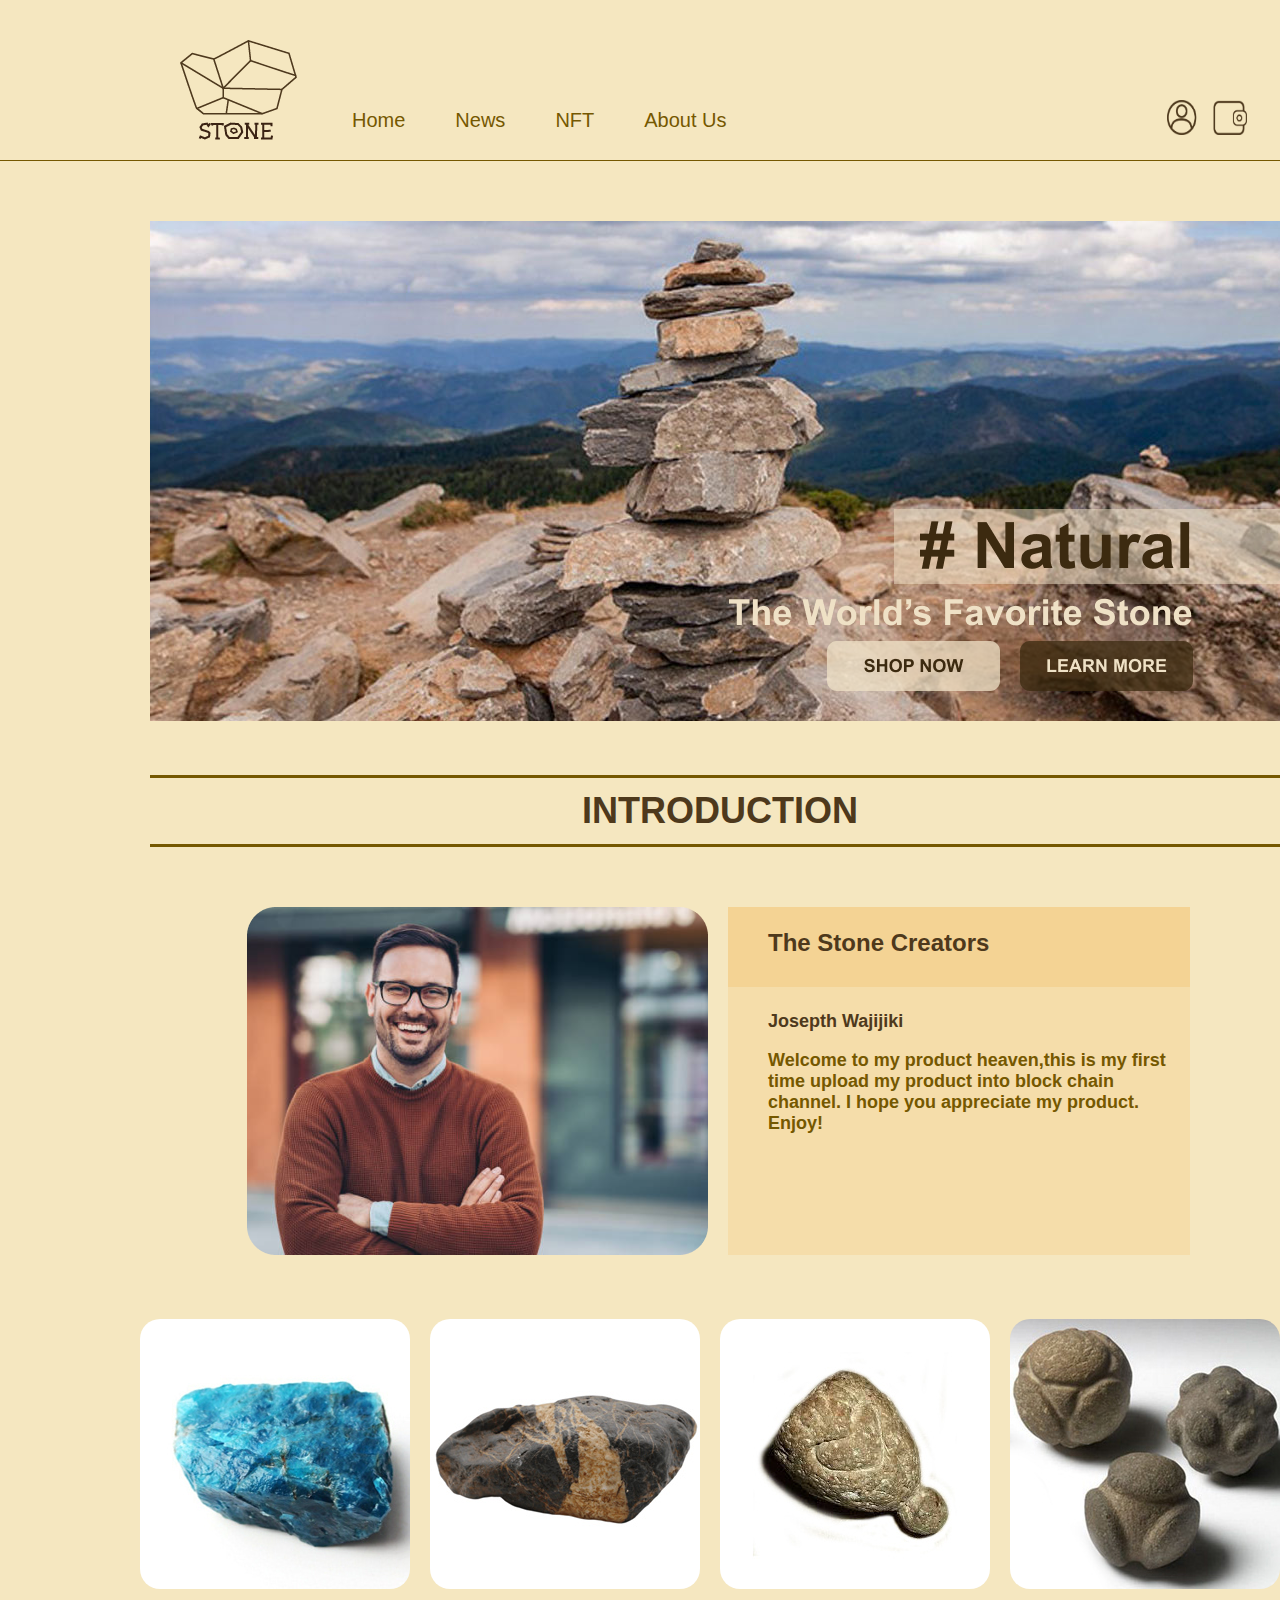
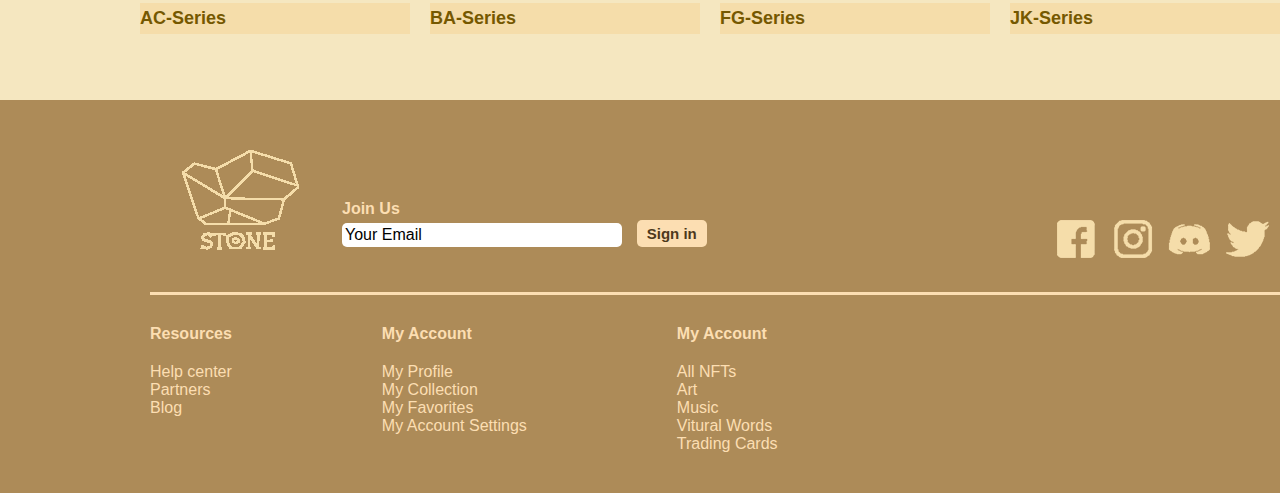
<file: qizhong--main/index.html>
<!DOCTYPE html>
<html lang="en">
<head>
    <meta charset="UTF-8">
    <meta http-equiv="X-UA-Compatible" content="IE=edge">
    <meta name="viewport" content="width=device-width, initial-scale=1.0">
    <link rel="stylesheet" href="style.css">
    <title>main page</title>
</head>
<body>
    <div class="container">
    <header class="header">
        <div class="logo">
            <img src="img/Layer 10 (3).png" alt="">
        </div>
        <div>
            <nav>
                <ul class="column">
                    <li class="font"><a class="border" href="index.html">Home</a></li>
                    <li class="font"><a class="border" href="News_page.html">News</a></li>
                    <li class="font"><a class="border" href="Store_Page 2.html">NFT</a>
                    <ul>
                        <li><a href="Store_Page.html">AC-Series</a></li>
                        <li><a href="Store_Page 2.html">BA-Series</a></li>
                        <li><a href="Store_Page 3.html">FG-Series</a></li>
                        <li><a href="Store_Page 4.html">JK-Series</a></li>
                    </ul>
                    </li>
                    <li class="font"><a class="border" href="#">About Us</a></li>
                </ul>
            </nav>
            
        </div>
        <div class="wallet"><img class="wl" src="img/Layer 1.png" alt=""></div>
        <div>
            
        </div>
        <div></div>
        


    </header>
    <div class="line"></div>
    <div class="background">
        <img src="img/fengmian.png" alt="">
    </div>
    <article> 
        <div class="box">
            INTRODUCTION
        </div>
        <div class="bigbox">
        <div class="image1"><img src="img/Homepage.png" alt=""></div>
        <div class="box1">
            <div class="box2"><h1 class="h1">The Stone Creators</h1></div>
            <div class="box3">
                <div class="h22">
            <div class="h2">Josepth Wajijiki</div>
            <p class="p">Welcome to my product heaven,this is my first time upload my product into block chain channel. I hope you appreciate my product. Enjoy!</p>
        </div>
        </div>
        </div>
        </div>
    </article>
    <aside>
    <ul class="store">
    <li class="stock"><img class="stone" src="img/stone2.jpg" alt=""> <div class="amazing"><a href="Store_Page.html">AC-Series</a></div></li>
    <li class="stock"><img class="stone" src="img/stone4.jpg" alt=""><div class="amazing"><a href="Store_Page 2.html">BA-Series</a></div></li>  
    <li class="stock"><img class="stone" src="img/stone5.jpg" alt=""><div class="amazing"><a href="Store_Page 3.html">FG-Series</a></div></li>
    <li class="stock"><img class="stone" src="img/stone3.jpg" alt=""><div class="amazing"><a href="Store_Page 4.html">JK-Series</a></div></li>
</ul>
    </aside></div></div>
    <footer class="footer">
    <div class="footop">
        <div class="logo2"><img src="img/Layer 10 (4).png" alt=""></div>
        <div class="joinus"> 
            <div class="join"> Join Us</div>
            <div class="email">Your Email</div>
        </div>
        <div class="sign"><a class="signin">Sign in</a></div>
        <div class="logobar"><img class="lgb" src="img/icon.png" alt=""></div>
    </div>
    <div class="footline"></div>
    <div class="footbot">
        <div class="res">
            <div class="resor">Resources</div>
            <div class="re">
                Help center
                <br>
                Partners
                <br>
                Blog
            </div>
        </div>
        <div class="res">
            <div class="resor">My Account</div>
            <div class="re">
                My Profile
                <br>
                My Collection
                <br>
                My Favorites
                <br>
                My Account Settings
            </div>
        </div>
        <div class="res">
        <div class="resor">My Account</div>
        <div class="re">
            All NFTs
            <br>
            Art
            <br>
            Music
            <br>
            Vitural Words
            <br>
            Trading Cards
        </div>
    </div>
</div>
    </div>

    </footer>
    <script src="https://cdn.jsdelivr.net/npm/bootstrap@5.1.3/dist/js/bootstrap.bundle.min.js" integrity="sha384-ka7Sk0Gln4gmtz2MlQnikT1wXgYsOg+OMhuP+IlRH9sENBO0LRn5q+8nbTov4+1p" crossorigin="anonymous"></script>
</body>
</html>
</file>
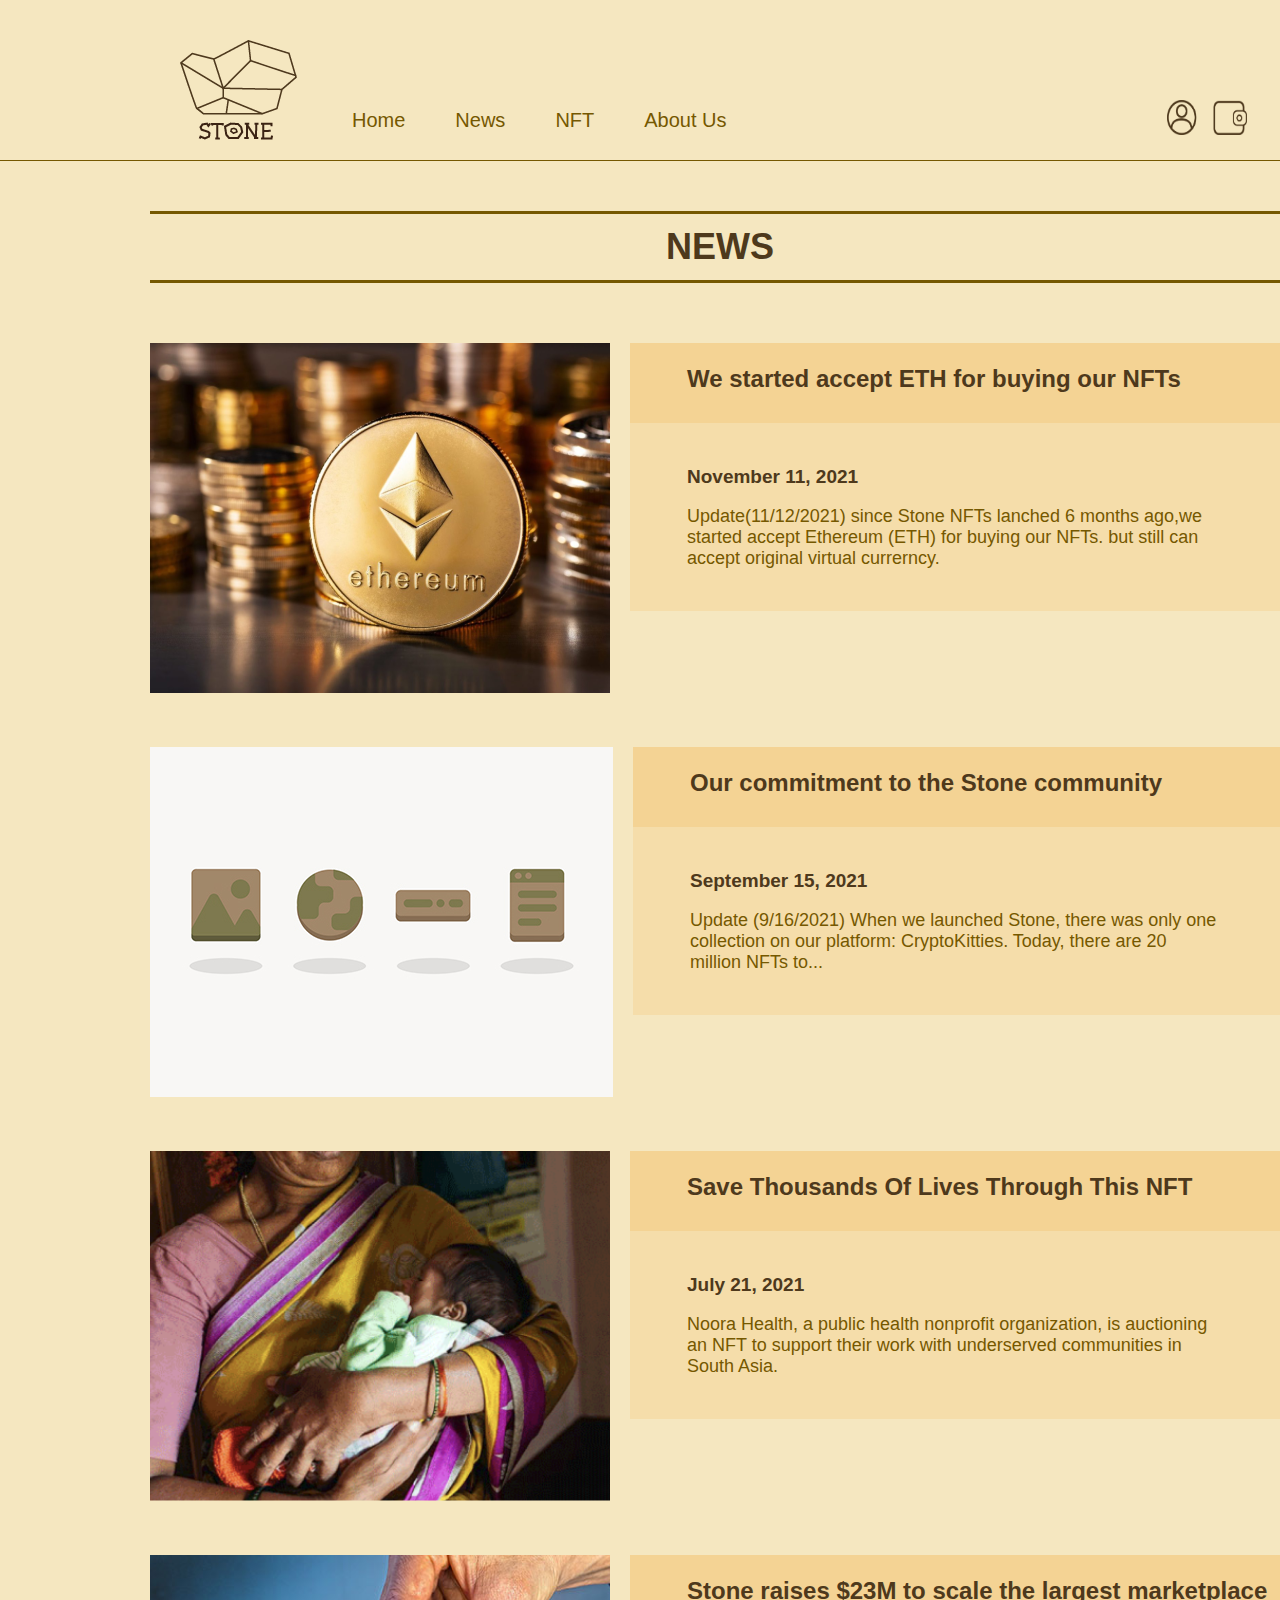
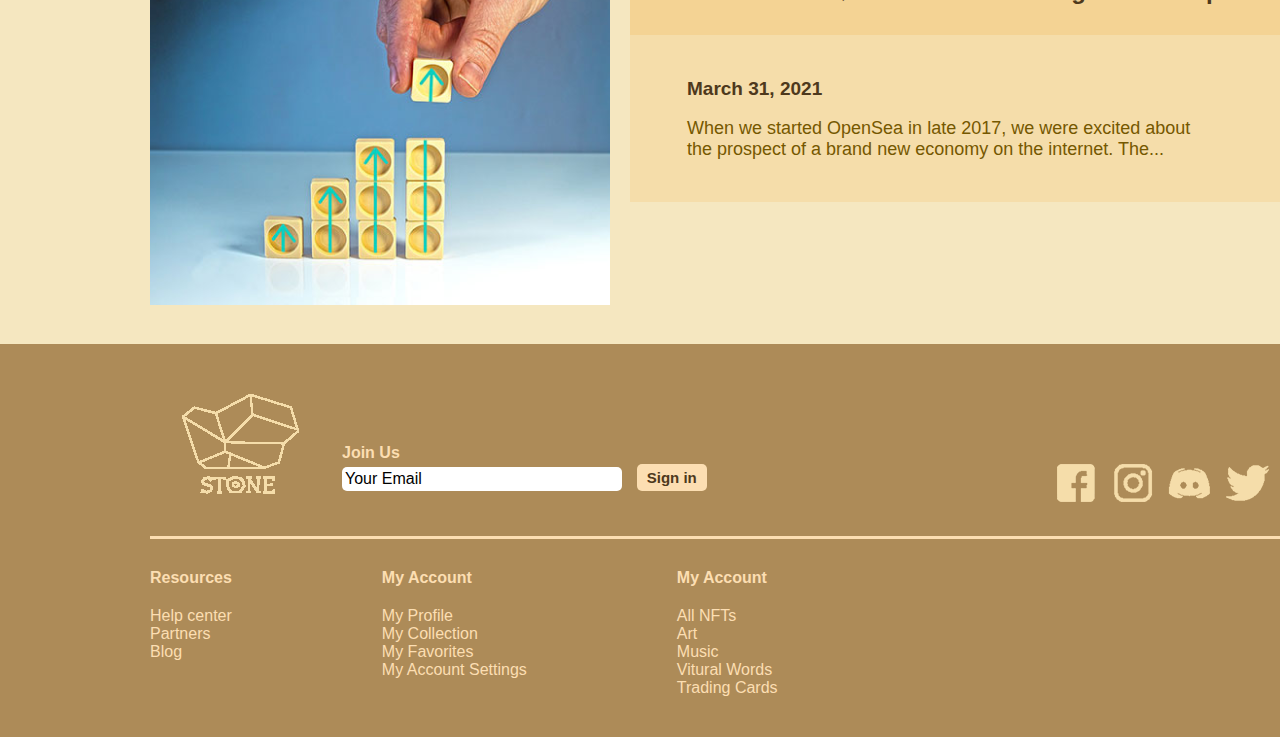
<file: qizhong--main/News_page.html>
<!DOCTYPE html>
<html lang="en">
<head>
    <meta charset="UTF-8">
    <meta http-equiv="X-UA-Compatible" content="IE=edge">
    <meta name="viewport" content="width=device-width, initial-scale=1.0">
    <link rel="stylesheet" href="style2.css">
    <title>News_page</title>
</head>
<body>
    <div class="container">
    <header class="header">
        <div class="logo">
            <img src="img/Layer 10 (3).png" alt="">
        </div>
        <div>
            <nav>
                <ul class="column">
                    <li class="font"><a class="border" href="index.html">Home</a></li>
                    <li class="font"><a class="border" href="News_page.html">News</a></li>
                    <li class="font"><a class="border" href="Store_Page 2.html">NFT</a>
                        <ul>
                            <li><a href="Store_Page.html">AC-Series</a></li>
                            <li><a href="Store_Page 2.html">BA-Series</a></li>
                            <li><a href="Store_Page 3.html">FG-Series</a></li>
                            <li><a href="Store_Page 4.html">JK-Series</a></li>
                        </ul></li>
                    <li class="font"><a class="border" href="#">About Us</a></li>
                </ul>
            </nav>
        </div>
        <div class="wallet"><img class="wl" src="img/Layer 1.png" alt=""></div>
        <div>
            
        </div>
        <div></div>

    </header>
    <div class="line"></div>

    <article>
        <div class="box">
            NEWS
        </div>
        <div class="bigbox">
        <div class="image1"><img src="img/new1.png" alt=""></div>
        <div class="box1">
            <div class="box2"><h1 class="h1">We started accept ETH for buying our NFTs</h1></div>
            <div class="box3">
                <div class="h22">
            <div class="h2">November 11, 2021</div>
            <p class="p">Update(11/12/2021) since Stone NFTs lanched 6 months ago,we started accept Ethereum (ETH) for buying our NFTs. but still can accept original virtual currerncy.
            </p>
        </div>
        </div>
        </div>
        </div>
        <div class="bigbox">
            <div class="image1"><img src="img/new2.jpg" alt=""></div>
            <div class="box1">
                <div class="box2"><h1 class="h1">Our commitment to the Stone community</h1></div>
                <div class="box3">
                    <div class="h22">
                <div class="h2">September 15, 2021</div>
                <p class="p">
                    Update (9/16/2021) When we launched Stone, there was only one collection on our platform: CryptoKitties. Today, there are 20 million NFTs to...
                </p>
            </div>
            </div>
            </div>
            </div>
            <div class="bigbox">
                <div class="image1"><img src="img/New3.png" alt=""></div>
                <div class="box1">
                    <div class="box2"><h1 class="h1">Save Thousands Of Lives Through This NFT</h1></div>
                    <div class="box3">
                        <div class="h22">
                    <div class="h2">
                        July 21, 2021</div>
                    <p class="p">
                        Noora Health, a public health nonprofit organization, is auctioning an NFT to support their work with underserved communities in South Asia.
                    </p>
                </div>
                </div>
                </div>
                </div>
                <div class="bigbox">
                    <div class="image1"><img src="img/new4.png" alt=""></div>
                    <div class="box1">
                        <div class="box2"><h1 class="h1">
                            Stone raises $23M to scale the largest marketplace</h1></div>
                        <div class="box3">
                            <div class="h22">
                        <div class="h2">March 31, 2021</div>
                        <p class="p">
                            When we started OpenSea in late 2017, we were excited about the prospect of a brand new economy on the internet. The...
                        </p>
                    </div>
                    </div>
                    </div>
                    </div>
    </article>
    <footer class="footer">
        <div class="footop">
            <div class="logo2"><img src="img/Layer 10 (4).png" alt=""></div>
            <div class="joinus"> 
                <div class="join"> Join Us</div>
                <div class="email">Your Email</div>
            </div>
            <div class="sign"><a class="signin">Sign in</a></div>
            <div class="logobar"><img class="lgb" src="img/icon.png" alt=""></div>
        </div>
        <div class="footline"></div>
        <div class="footbot">
            <div class="res">
                <div class="resor">Resources</div>
                <div class="re">
                    Help center
                    <br>
                    Partners
                    <br>
                    Blog
                </div>
            </div>
            <div class="res">
                <div class="resor">My Account</div>
                <div class="re">
                    My Profile
                    <br>
                    My Collection
                    <br>
                    My Favorites
                    <br>
                    My Account Settings
                </div>
            </div>
            <div class="res">
            <div class="resor">My Account</div>
            <div class="re">
                All NFTs
                <br>
                Art
                <br>
                Music
                <br>
                Vitural Words
                <br>
                Trading Cards
            </div>
        </div>
    </div>
        </div>
    
        </footer>
</body>
</html>
</file>
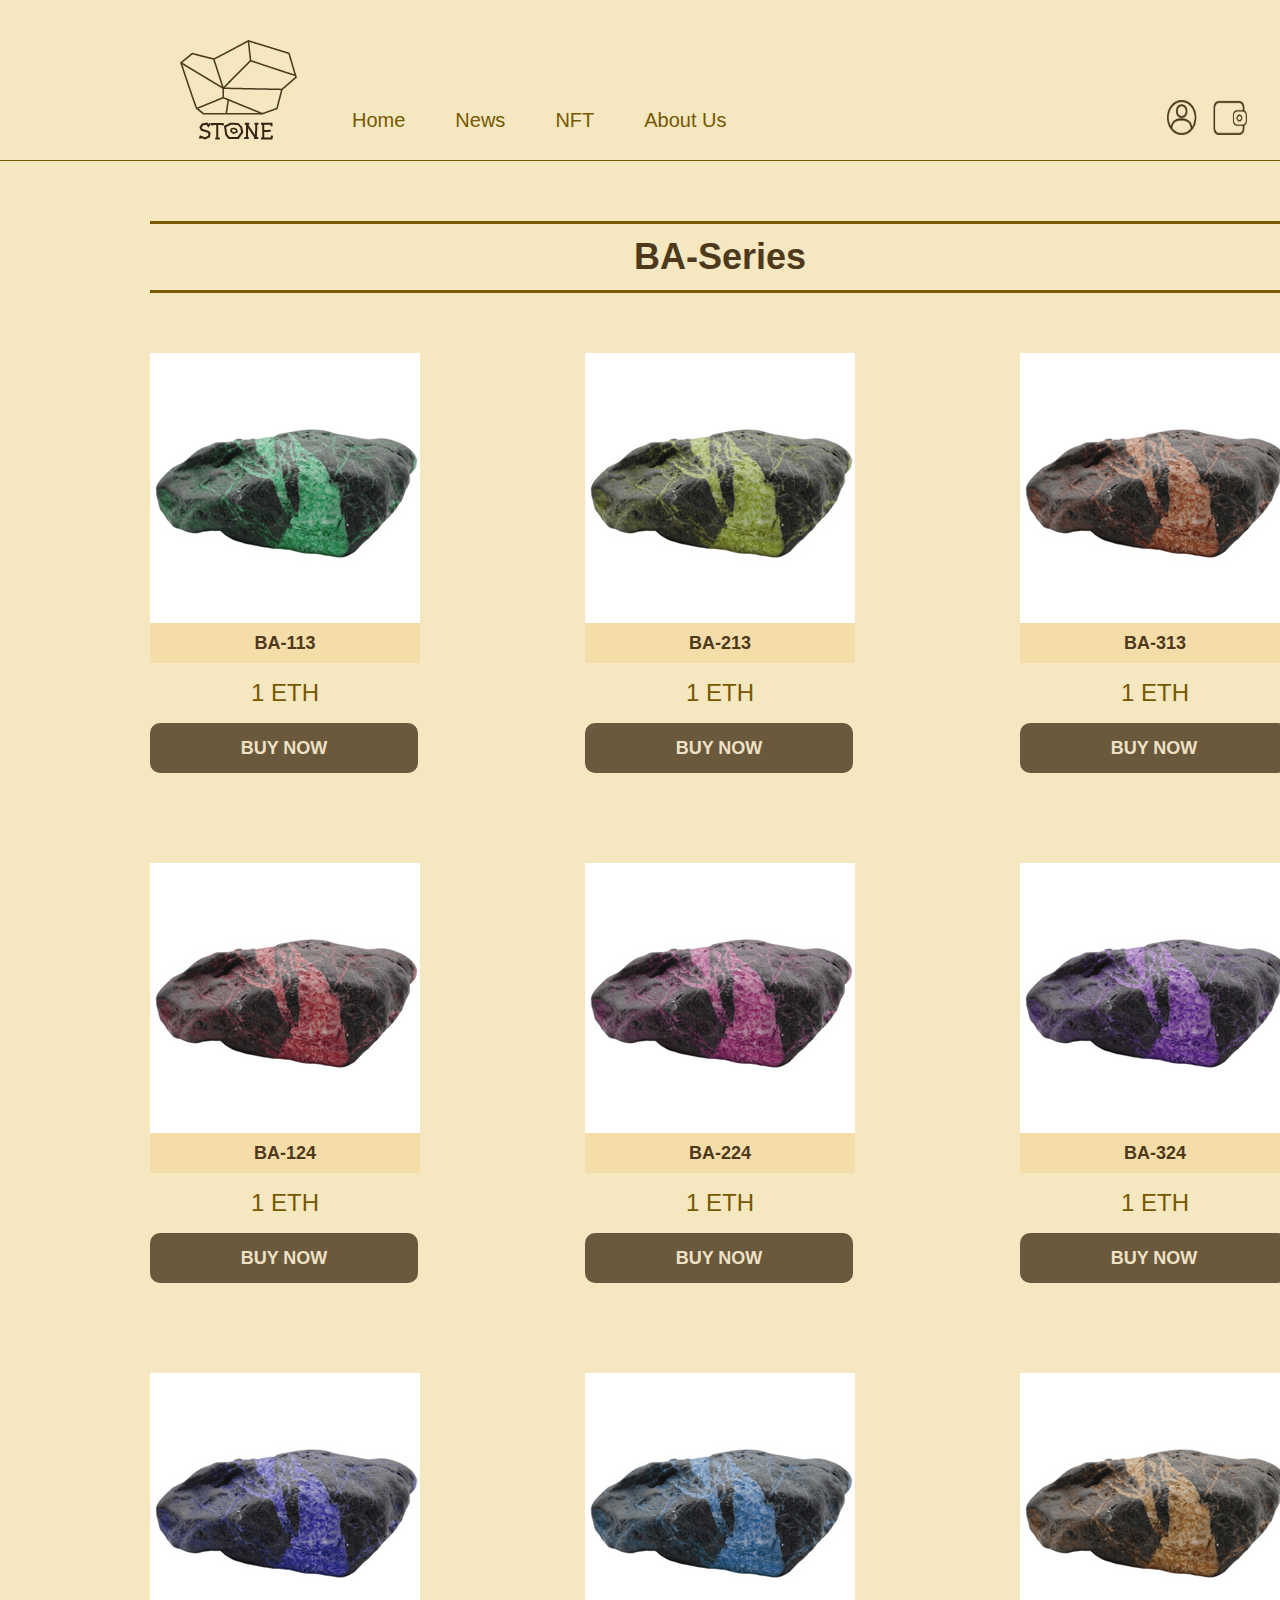
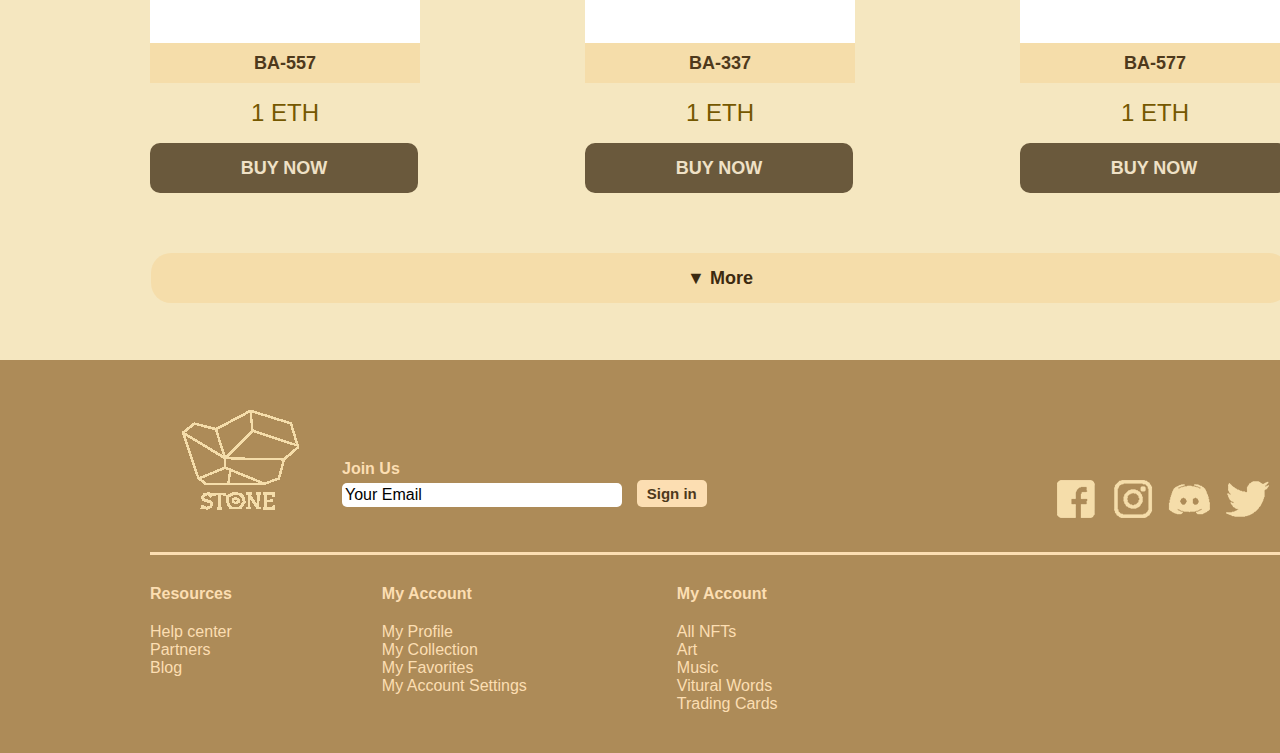
<file: qizhong--main/Store_Page 2.html>
<!DOCTYPE html>
<html lang="en">
<head>
    <meta charset="UTF-8">
    <meta http-equiv="X-UA-Compatible" content="IE=edge">
    <meta name="viewport" content="width=device-width, initial-scale=1.0">
    <link rel="stylesheet" href="style3.css">
    <title>Store_Page2</title>
</head>
<body>
    <div class="container">
    <header class="header">
        <div class="logo">
            <img src="img/Layer 10 (3).png" alt="">
        </div>
        <div>
            <nav>
                <ul class="column">
                    <li class="font"><a class="border" href="index.html">Home</a></li>
                    <li class="font"><a class="border" href="News_page.html">News</a></li>
                    <li class="font"><a class="border" href="Store_Page 2.html">NFT</a>
                        <ul>
                            <li><a href="Store_Page.html">AC-Series</a></li>
                            <li><a href="Store_Page 2.html">BA-Series</a></li>
                            <li><a href="Store_Page 3.html">FG-Series</a></li>
                            <li><a href="Store_Page 4.html">JK-Series</a></li>
                        </ul></li>
                    <li class="font"><a class="border" href="#">About Us</a></li>
                </ul>
            </nav>
    </div>
    <div class="wallet"><img class="wl" src="img/Layer 1.png" alt=""></div>
        <div>
            
        </div>
        <div></div>
        


    </header>
    <div class="line"></div>
    <div class="background">

    </div>
    <article>
        <div class="box">
            BA-Series
        </div>
 
    </article>
    <aside>
    <div class="store2">
    <li class="stock"><img src="img/1-3.jpg" alt=""> <div class="amazing"> BA-113</div><div class="money">1 ETH</div><div class="buynow">BUY NOW</div></li>
    <li class="stock"><img src="img/2-3.jpg" alt=""><div class="amazing"> BA-213</div><div class="money">1 ETH</div><div class="buynow">BUY NOW</div></li>  
    <li class="stock"><img src="img/3-3.jpg" alt=""><div class="amazing"> BA-313</div><div class="money">1 ETH</div><div class="buynow">BUY NOW</div></li>
    </div>
    <div class="store">
        <li class="stock"><img src="img/4-3.jpg" alt=""> <div class="amazing"> BA-124</div><div class="money">1 ETH</div><div class="buynow">BUY NOW</div></li>
        <li class="stock"><img src="img/5-3.jpg" alt=""><div class="amazing"> BA-224</div><div class="money">1 ETH</div><div class="buynow">BUY NOW</div></li>  
        <li class="stock"><img src="img/6-3.jpg" alt=""><div class="amazing"> BA-324</div><div class="money">1 ETH</div><div class="buynow">BUY NOW</div></li>
        </div>
        <div class="store">
            <li class="stock"><img src="img/7-3.jpg" alt=""> <div class="amazing"> BA-557</div><div class="money">1 ETH</div><div class="buynow">BUY NOW</div></li>
            <li class="stock"><img src="img/8-3.jpg" alt=""><div class="amazing"> BA-337</div><div class="money">1 ETH</div><div class="buynow">BUY NOW</div></li>  
            <li class="stock"><img src="img/9-3.jpg" alt=""><div class="amazing"> BA-577</div><div class="money">1 ETH</div><div class="buynow">BUY NOW</div></li>
            </div>
    
    <div class="more">▼ More</div>
    </aside></div></div>
    <footer class="footer">
        <div class="footop">
            <div class="logo2"><img src="img/Layer 10 (4).png" alt=""></div>
            <div class="joinus"> 
                <div class="join"> Join Us</div>
                <div class="email">Your Email</div>
            </div>
            <div class="sign"><a class="signin">Sign in</a></div>
            <div class="logobar"><img class="lgb" src="img/icon.png" alt=""></div>
        </div>
        <div class="footline"></div>
        <div class="footbot">
            <div class="res">
                <div class="resor">Resources</div>
                <div class="re">
                    Help center
                    <br>
                    Partners
                    <br>
                    Blog
                </div>
            </div>
            <div class="res">
                <div class="resor">My Account</div>
                <div class="re">
                    My Profile
                    <br>
                    My Collection
                    <br>
                    My Favorites
                    <br>
                    My Account Settings
                </div>
            </div>
            <div class="res">
            <div class="resor">My Account</div>
            <div class="re">
                All NFTs
                <br>
                Art
                <br>
                Music
                <br>
                Vitural Words
                <br>
                Trading Cards
            </div>
        </div>
    </div>
        </div>
    
        </footer>

</body>
</html>
</file>
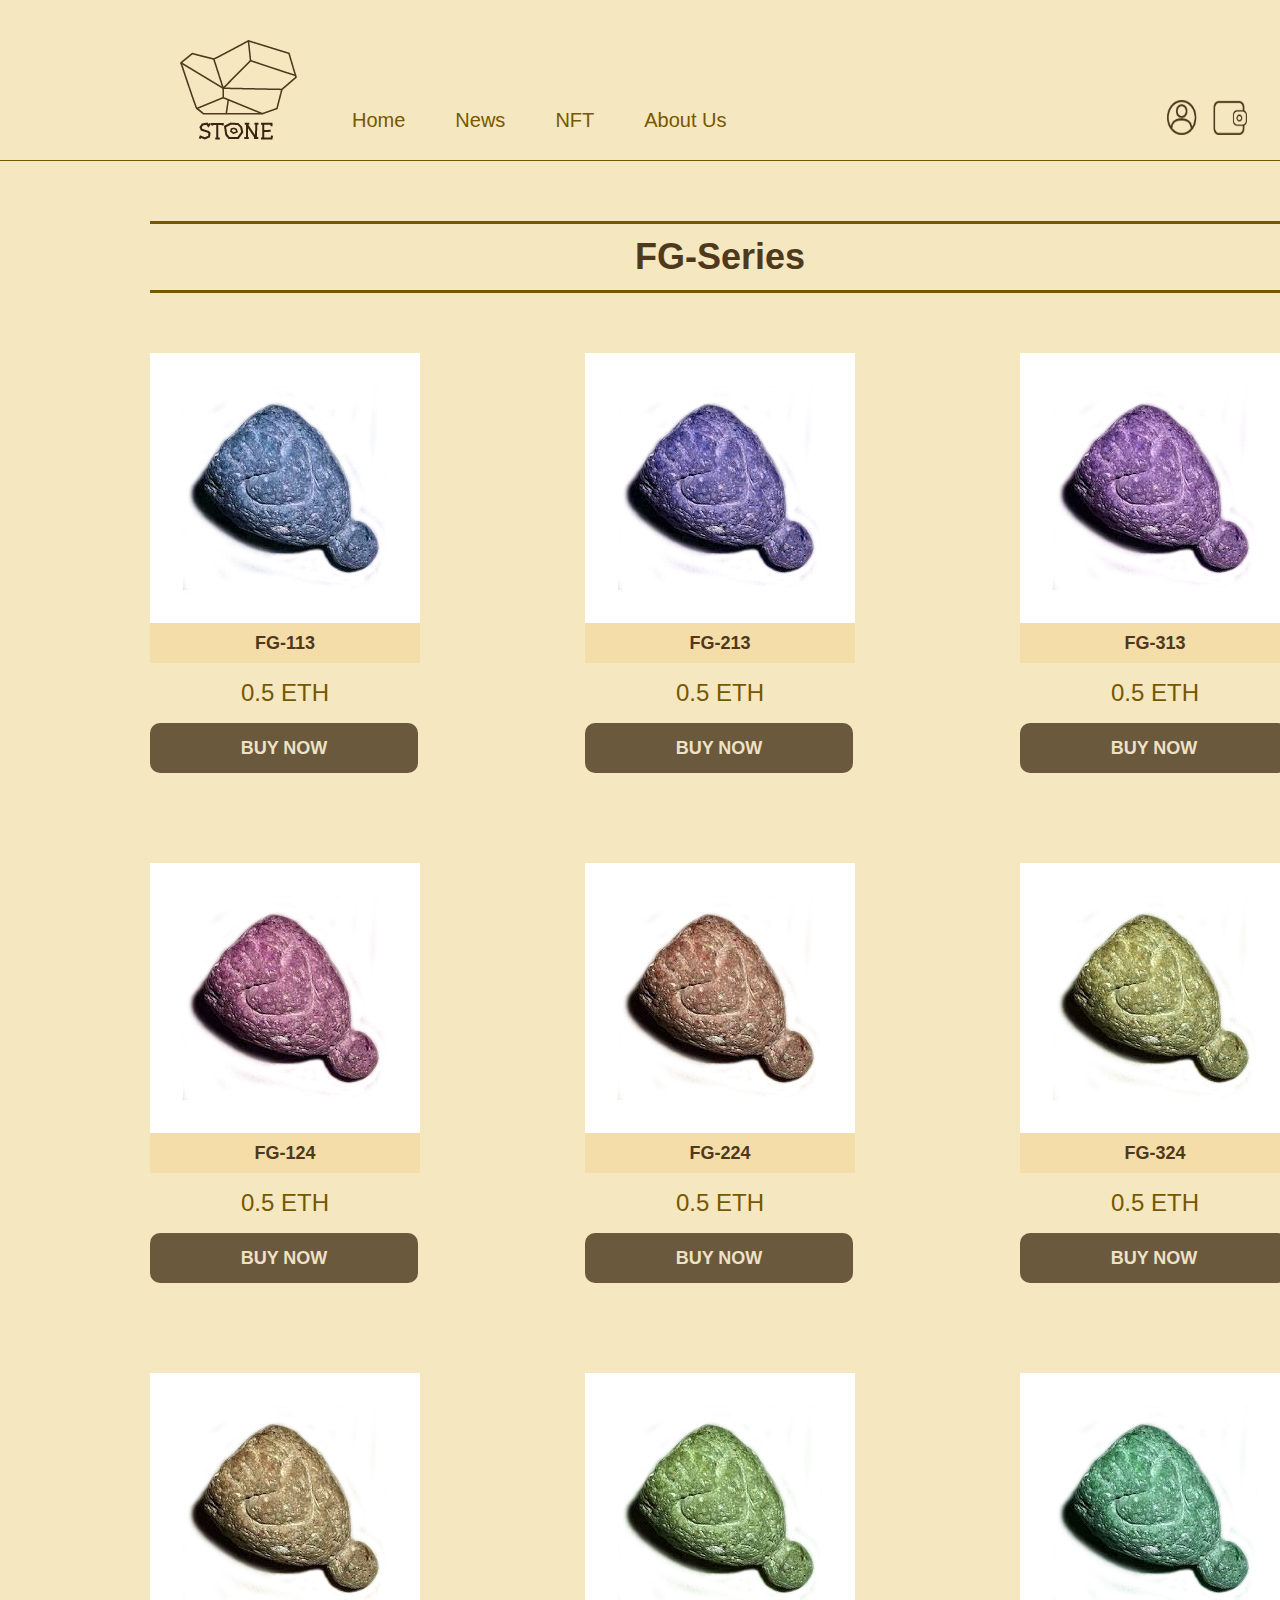
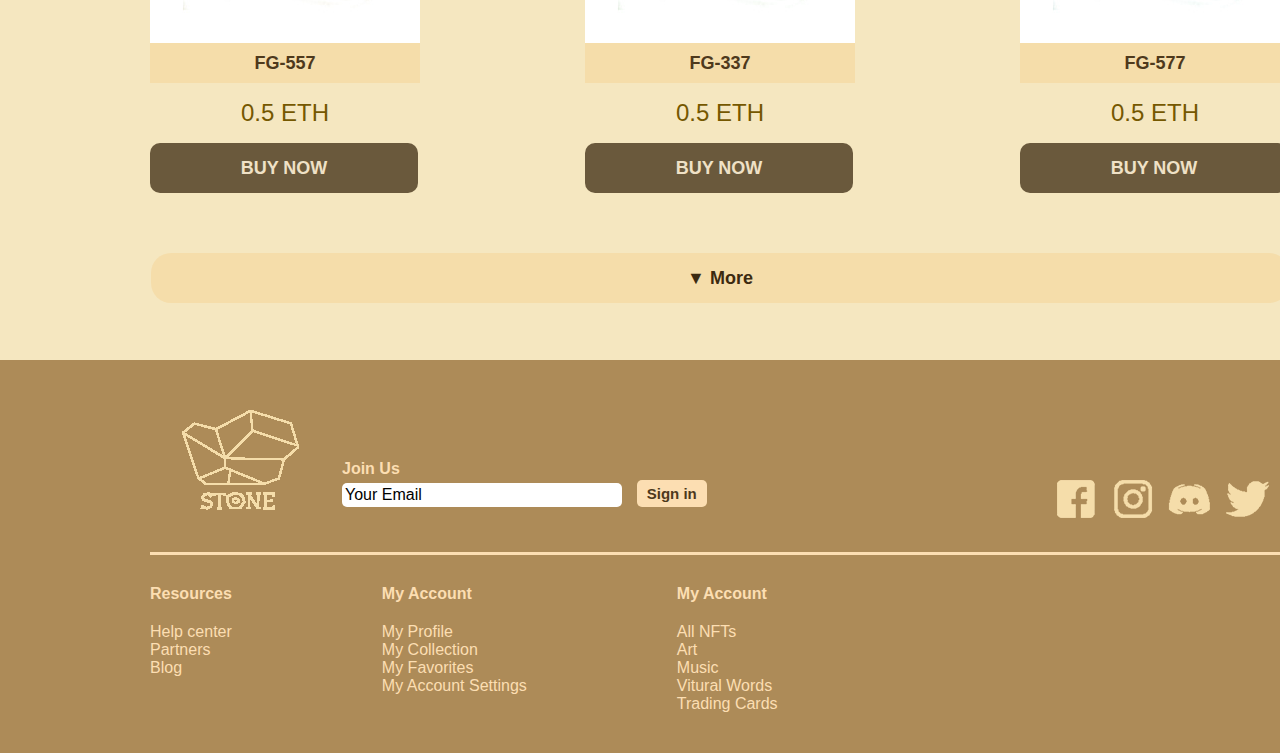
<file: qizhong--main/Store_Page 3.html>
<!DOCTYPE html>
<html lang="en">
<head>
    <meta charset="UTF-8">
    <meta http-equiv="X-UA-Compatible" content="IE=edge">
    <meta name="viewport" content="width=device-width, initial-scale=1.0">
    <link rel="stylesheet" href="style3.css">
    <title>Store_Page3</title>
</head>
<body>
    <div class="container">
    <header class="header">
        <div class="logo">
            <img src="img/Layer 10 (3).png" alt="">
        </div>
        <div>
            <div>
                <nav>
                <ul class="column">
                    <li class="font"><a class="border" href="index.html">Home</a></li>
                    <li class="font"><a class="border" href="News_page.html">News</a></li>
                    <li class="font"><a class="border" href="Store_Page 2.html">NFT</a>
                        <ul>
                            <li><a href="Store_Page.html">AC-Series</a></li>
                            <li><a href="Store_Page 2.html">BA-Series</a></li>
                            <li><a href="Store_Page 3.html">FG-Series</a></li>
                            <li><a href="Store_Page 4.html">JK-Series</a></li>
                        </ul></li>
                    <li class="font"><a class="border" href="Store_Page 3.html">About Us</a></li>
                </ul>
            </nav>
        </div>
        </div>
        <div class="wallet"><img class="wl" src="img/Layer 1.png" alt=""></div>
        <div>
            
        </div>
        <div></div>
        


    </header>
    <div class="line"></div>
    <div class="background">

    </div>
    <article>
        <div class="box">
            FG-Series
        </div>
 
    </article>
    <aside>
    <div class="store2">
    <li class="stock"><img src="img/1-4.png" alt=""> <div class="amazing"> FG-113</div><div class="money">0.5 ETH</div><div class="buynow">BUY NOW</div></li>
    <li class="stock"><img src="img/2-4.png" alt=""><div class="amazing"> FG-213</div><div class="money">0.5 ETH</div><div class="buynow">BUY NOW</div></li>  
    <li class="stock"><img src="img/3-4.png" alt=""><div class="amazing"> FG-313</div><div class="money">0.5 ETH</div><div class="buynow">BUY NOW</div></li>
    </div>
    <div class="store">
        <li class="stock"><img src="img/4-4.png" alt=""> <div class="amazing"> FG-124</div><div class="money">0.5 ETH</div><div class="buynow">BUY NOW</div></li>
        <li class="stock"><img src="img/5-4.png" alt=""><div class="amazing"> FG-224</div><div class="money">0.5 ETH</div><div class="buynow">BUY NOW</div></li>  
        <li class="stock"><img src="img/6-4.png" alt=""><div class="amazing"> FG-324</div><div class="money">0.5 ETH</div><div class="buynow">BUY NOW</div></li>
        </div>
        <div class="store">
            <li class="stock"><img src="img/7-4.png" alt=""> <div class="amazing"> FG-557</div><div class="money">0.5 ETH</div><div class="buynow">BUY NOW</div></li>
            <li class="stock"><img src="img/8-4.png" alt=""><div class="amazing"> FG-337</div><div class="money">0.5 ETH</div><div class="buynow">BUY NOW</div></li>  
            <li class="stock"><img src="img/9-4.png" alt=""><div class="amazing"> FG-577</div><div class="money">0.5 ETH</div><div class="buynow">BUY NOW</div></li>
            </div>
    
    <div class="more">▼ More</div>
    </aside></div></div>
    <footer class="footer">
        <div class="footop">
            <div class="logo2"><img src="img/Layer 10 (4).png" alt=""></div>
            <div class="joinus"> 
                <div class="join"> Join Us</div>
                <div class="email">Your Email</div>
            </div>
            <div class="sign"><a class="signin">Sign in</a></div>
            <div class="logobar"><img class="lgb" src="img/icon.png" alt=""></div>
        </div>
        <div class="footline"></div>
        <div class="footbot">
            <div class="res">
                <div class="resor">Resources</div>
                <div class="re">
                    Help center
                    <br>
                    Partners
                    <br>
                    Blog
                </div>
            </div>
            <div class="res">
                <div class="resor">My Account</div>
                <div class="re">
                    My Profile
                    <br>
                    My Collection
                    <br>
                    My Favorites
                    <br>
                    My Account Settings
                </div>
            </div>
            <div class="res">
            <div class="resor">My Account</div>
            <div class="re">
                All NFTs
                <br>
                Art
                <br>
                Music
                <br>
                Vitural Words
                <br>
                Trading Cards
            </div>
        </div>
    </div>
        </div>
    
        </footer>

</body>
</html>
</file>
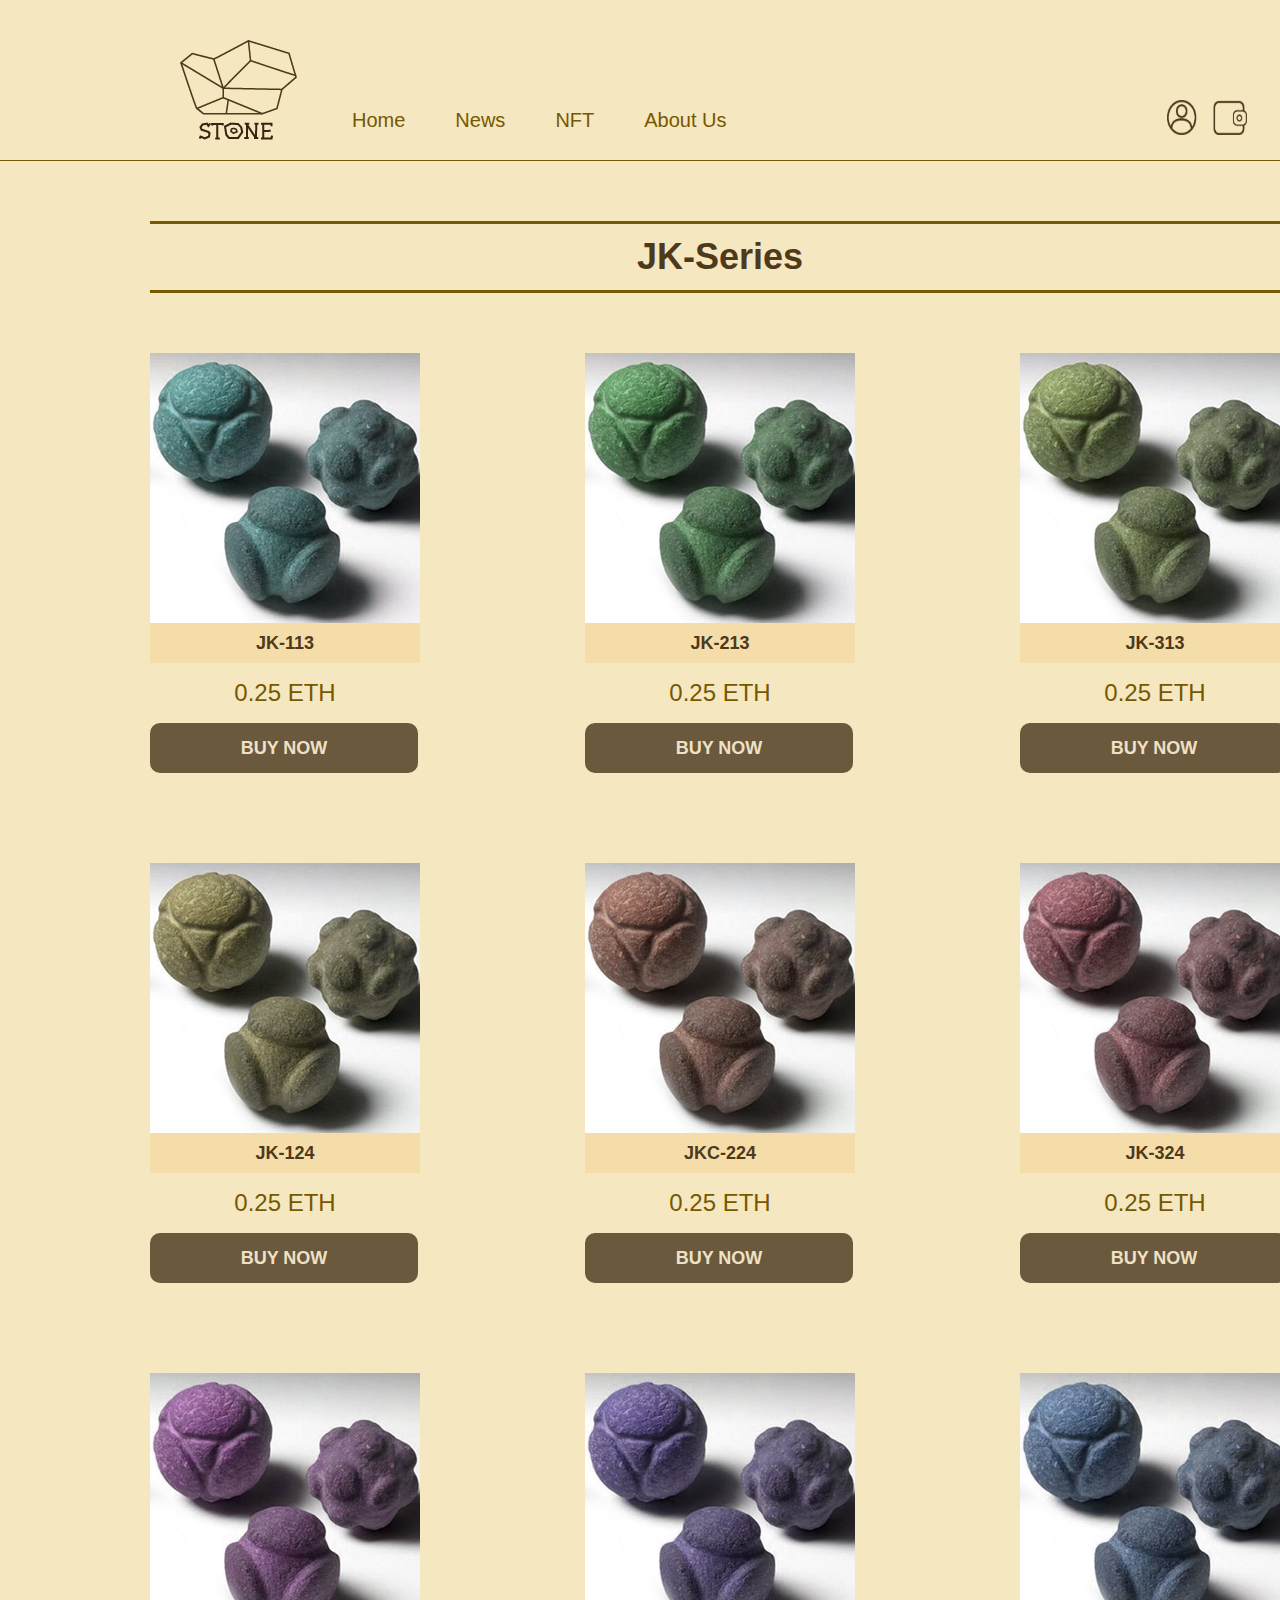
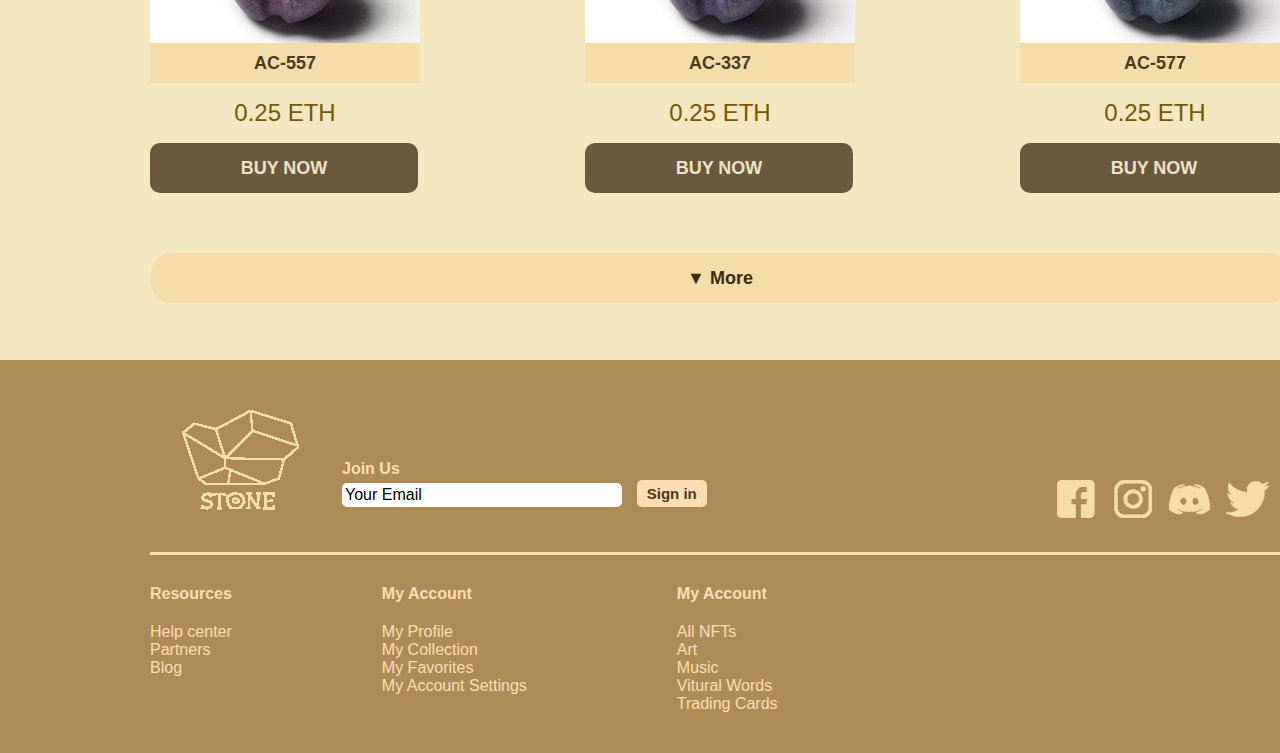
<file: qizhong--main/Store_Page 4.html>
<!DOCTYPE html>
<html lang="en">
<head>
    <meta charset="UTF-8">
    <meta http-equiv="X-UA-Compatible" content="IE=edge">
    <meta name="viewport" content="width=device-width, initial-scale=1.0">
    <link rel="stylesheet" href="style3.css">
    <title>Store_Page4</title>
</head>
<body>
    <div class="container">
    <header class="header">
        <div class="logo">
            <img src="img/Layer 10 (3).png" alt="">
        </div>
        <div>
            <nav>
            <ul class="column">
                <li class="font"><a class="border" href="index.html">Home</a></li>
                <li class="font"><a class="border" href="News_page.html">News</a></li>
                <li class="font"><a class="border" href="Store_Page 2.html">NFT</a>
                    <ul>
                        <li><a href="Store_Page.html">AC-Series</a></li>
                        <li><a href="Store_Page 2.html">BA-Series</a></li>
                        <li><a href="Store_Page 3.html">FG-Series</a></li>
                        <li><a href="Store_Page 4.html">JK-Series</a></li>
                    </ul></li>
                <li class="font"><a class="border" href="#">About Us</a></li>
            </ul>
        </nav>
    </div>
    <div class="wallet"><img class="wl" src="img/Layer 1.png" alt=""></div>
        <div>
            
        </div>
        <div></div>
        


    </header>
    <div class="line"></div>
    <div class="background">

    </div>
    <article>
        <div class="box">
            JK-Series
        </div>
 
    </article>
    <aside>
    <div class="store2">
    <li class="stock"><img src="img/1-2.jpg" alt=""> <div class="amazing"> JK-113</div><div class="money">0.25 ETH</div><div class="buynow">BUY NOW</div></li>
    <li class="stock"><img src="img/2-2.jpg" alt=""><div class="amazing"> JK-213</div><div class="money">0.25 ETH</div><div class="buynow">BUY NOW</div></li>  
    <li class="stock"><img src="img/3-2.jpg" alt=""><div class="amazing"> JK-313</div><div class="money">0.25 ETH</div><div class="buynow">BUY NOW</div></li>
    </div>
    <div class="store">
        <li class="stock"><img src="img/4-2.jpg" alt=""> <div class="amazing"> JK-124</div><div class="money">0.25 ETH</div><div class="buynow">BUY NOW</div></li>
        <li class="stock"><img src="img/5-2.jpg" alt=""><div class="amazing"> JKC-224</div><div class="money">0.25 ETH</div><div class="buynow">BUY NOW</div></li>  
        <li class="stock"><img src="img/6-2.jpg" alt=""><div class="amazing"> JK-324</div><div class="money">0.25 ETH</div><div class="buynow">BUY NOW</div></li>
        </div>
        <div class="store">
            <li class="stock"><img src="img/7-2.jpg" alt=""> <div class="amazing"> AC-557</div><div class="money">0.25 ETH</div><div class="buynow">BUY NOW</div></li>
            <li class="stock"><img src="img/8-2.jpg" alt=""><div class="amazing"> AC-337</div><div class="money">0.25 ETH</div><div class="buynow">BUY NOW</div></li>  
            <li class="stock"><img src="img/9-2.jpg" alt=""><div class="amazing"> AC-577</div><div class="money">0.25 ETH</div><div class="buynow">BUY NOW</div></li>
            </div>
    
    <div class="more">▼ More</div>
    </aside></div></div>
    <footer class="footer">
        <div class="footop">
            <div class="logo2"><img src="img/Layer 10 (4).png" alt=""></div>
            <div class="joinus"> 
                <div class="join"> Join Us</div>
                <div class="email">Your Email</div>
            </div>
            <div class="sign"><a class="signin">Sign in</a></div>
            <div class="logobar"><img class="lgb" src="img/icon.png" alt=""></div>
        </div>
        <div class="footline"></div>
        <div class="footbot">
            <div class="res">
                <div class="resor">Resources</div>
                <div class="re">
                    Help center
                    <br>
                    Partners
                    <br>
                    Blog
                </div>
            </div>
            <div class="res">
                <div class="resor">My Account</div>
                <div class="re">
                    My Profile
                    <br>
                    My Collection
                    <br>
                    My Favorites
                    <br>
                    My Account Settings
                </div>
            </div>
            <div class="res">
            <div class="resor">My Account</div>
            <div class="re">
                All NFTs
                <br>
                Art
                <br>
                Music
                <br>
                Vitural Words
                <br>
                Trading Cards
            </div>
        </div>
    </div>
        </div>
    
        </footer>

</body>
</html>
</file>
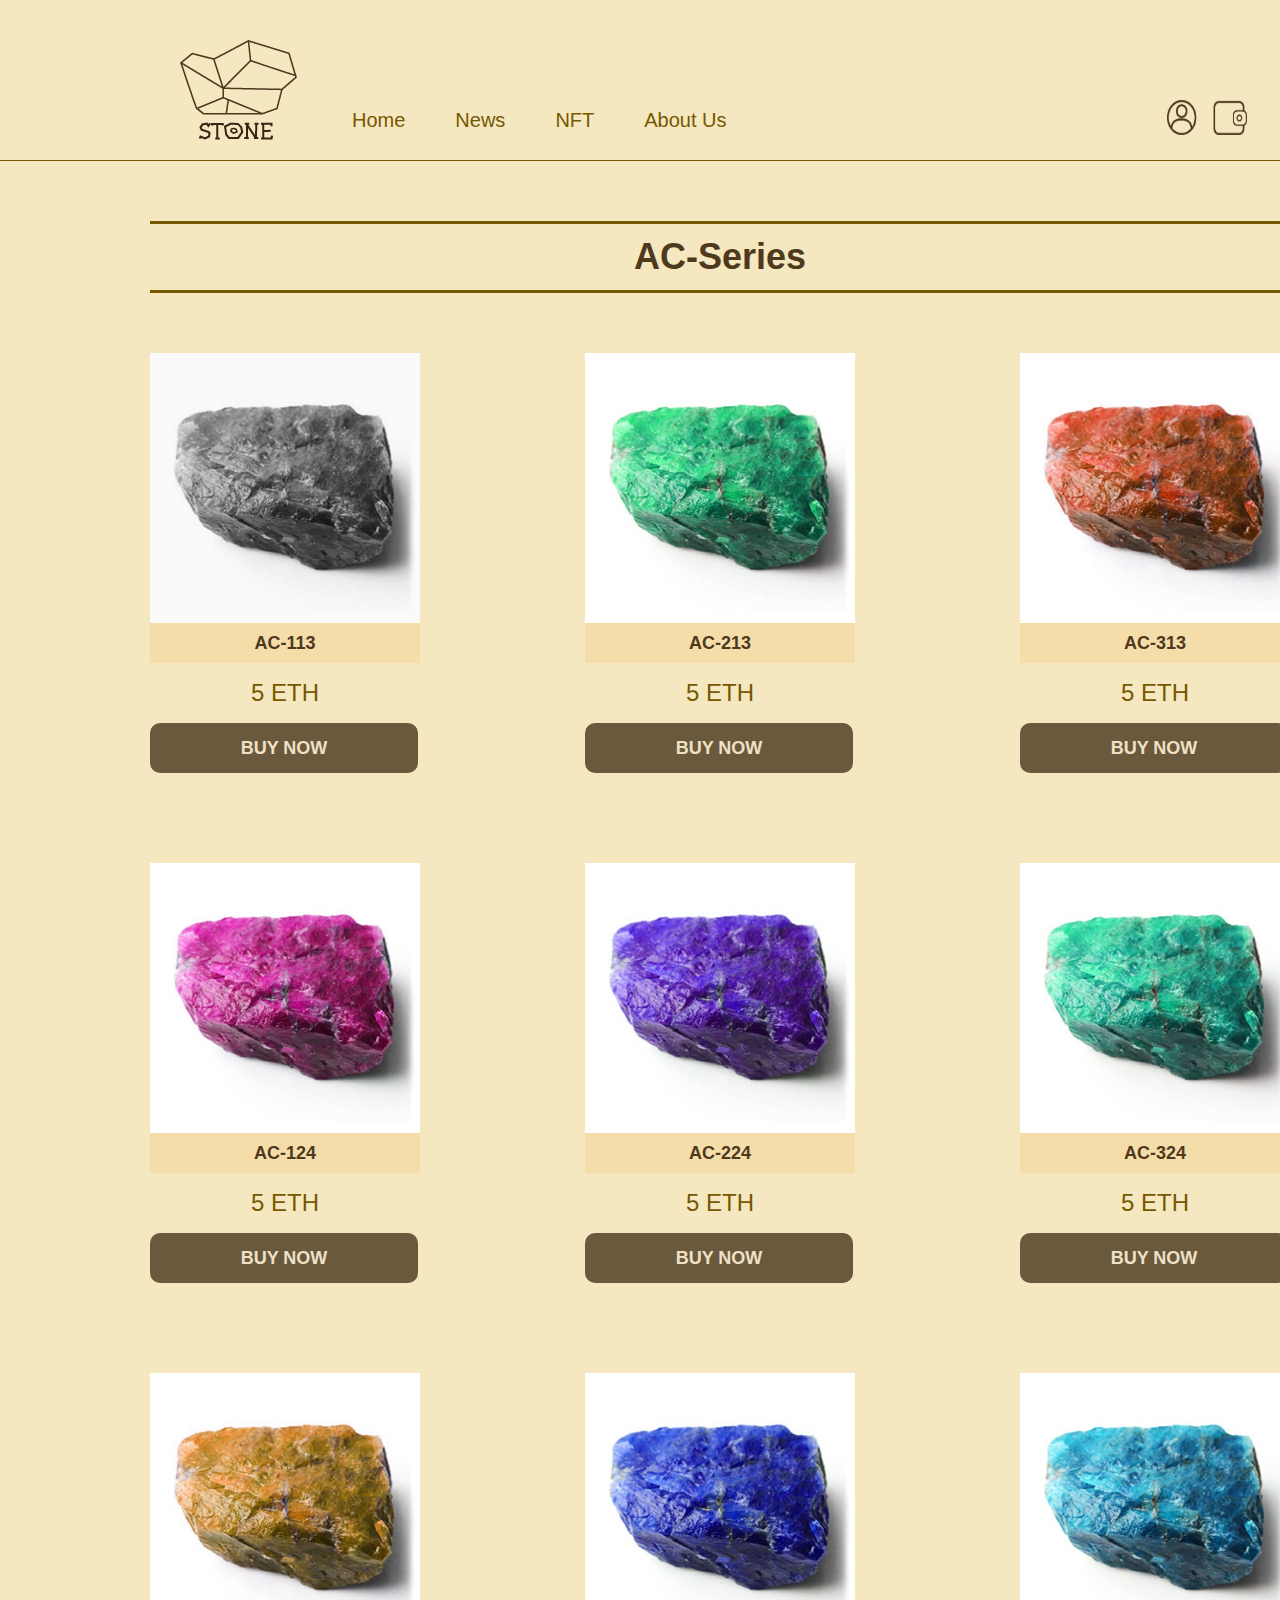
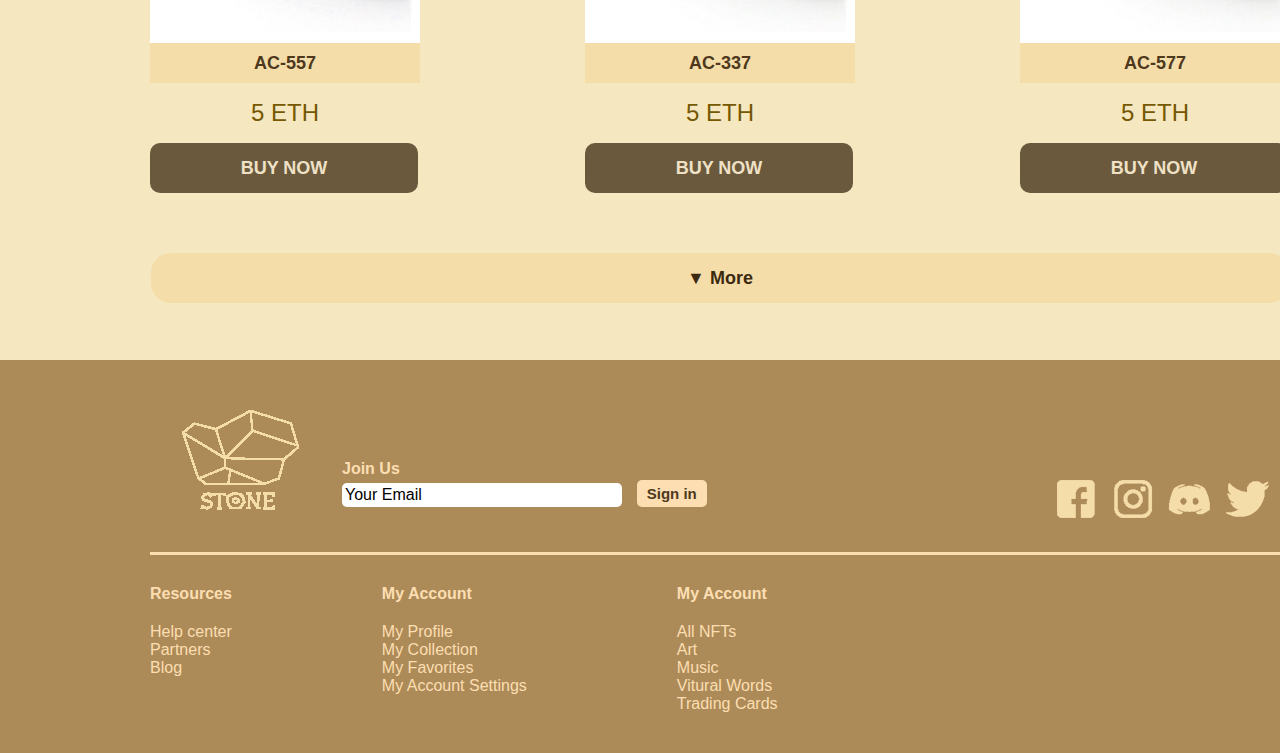
<file: qizhong--main/Store_Page.html>
<!DOCTYPE html>
<html lang="en">
<head>
    <meta charset="UTF-8">
    <meta http-equiv="X-UA-Compatible" content="IE=edge">
    <meta name="viewport" content="width=device-width, initial-scale=1.0">
    <link rel="stylesheet" href="style3.css">
    <title>Store_Page</title>
</head>
<body>
    <div class="container">
    <header class="header">
        <div class="logo">
            <img src="img/Layer 10 (3).png" alt="">
        </div>
        <div>
            <nav>
            <ul class="column">
                <li class="font"><a class="border" href="index.html">Home</a></li>
                <li class="font"><a class="border" href="News_page.html">News</a></li>
                <li class="font"><a class="border" href="Store_Page 2.html">NFT</a>
                    <ul>
                        <li><a href="Store_Page.html">AC-Series</a></li>
                        <li><a href="Store_Page 2.html">BA-Series</a></li>
                        <li><a href="Store_Page 3.html">FG-Series</a></li>
                        <li><a href="Store_Page 4.html">JK-Series</a></li>
                    </ul></li>
                <li class="font"><a class="border" href="#">About Us</a></li>
            </ul>
        </nav>
    </div>
    <div class="wallet"><img class="wl" src="img/Layer 1.png" alt=""></div>
        <div>
            
        </div>
        <div></div>
        


    </header>
    <div class="line"></div>
    <div class="background">

    </div>
    <article>
        <div class="box">
            AC-Series
        </div>
 
    </article>
    <aside>
    <div class="store2">
    <li class="stock"><img src="img/1.jpg" alt=""> <div class="amazing"> AC-113</div><div class="money">5 ETH</div><div class="buynow">BUY NOW</div></li>
    <li class="stock"><img src="img/2.jpg" alt=""><div class="amazing"> AC-213</div><div class="money">5 ETH</div><div class="buynow">BUY NOW</div></li>  
    <li class="stock"><img src="img/3.jpg" alt=""><div class="amazing"> AC-313</div><div class="money">5 ETH</div><div class="buynow">BUY NOW</div></li>
    </div>
    <div class="store">
        <li class="stock"><img src="img/4.jpg" alt=""> <div class="amazing"> AC-124</div><div class="money">5 ETH</div><div class="buynow">BUY NOW</div></li>
        <li class="stock"><img src="img/5.jpg" alt=""><div class="amazing"> AC-224</div><div class="money">5 ETH</div><div class="buynow">BUY NOW</div></li>  
        <li class="stock"><img src="img/6.jpg" alt=""><div class="amazing"> AC-324</div><div class="money">5 ETH</div><div class="buynow">BUY NOW</div></li>
        </div>
        <div class="store">
            <li class="stock"><img src="img/7.jpg" alt=""> <div class="amazing"> AC-557</div><div class="money">5 ETH</div><div class="buynow">BUY NOW</div></li>
            <li class="stock"><img src="img/8.jpg" alt=""><div class="amazing"> AC-337</div><div class="money">5 ETH</div><div class="buynow">BUY NOW</div></li>  
            <li class="stock"><img src="img/9.jpg" alt=""><div class="amazing"> AC-577</div><div class="money">5 ETH</div><div class="buynow">BUY NOW</div></li>
            </div>
    
    <div class="more">▼ More</div>
    </aside></div></div>
    <footer class="footer">
        <div class="footop">
            <div class="logo2"><img src="img/Layer 10 (4).png" alt=""></div>
            <div class="joinus"> 
                <div class="join"> Join Us</div>
                <div class="email">Your Email</div>
            </div>
            <div class="sign"><a class="signin">Sign in</a></div>
            <div class="logobar"><img class="lgb" src="img/icon.png" alt=""></div>
        </div>
        <div class="footline"></div>
        <div class="footbot">
            <div class="res">
                <div class="resor">Resources</div>
                <div class="re">
                    Help center
                    <br>
                    Partners
                    <br>
                    Blog
                </div>
            </div>
            <div class="res">
                <div class="resor">My Account</div>
                <div class="re">
                    My Profile
                    <br>
                    My Collection
                    <br>
                    My Favorites
                    <br>
                    My Account Settings
                </div>
            </div>
            <div class="res">
            <div class="resor">My Account</div>
            <div class="re">
                All NFTs
                <br>
                Art
                <br>
                Music
                <br>
                Vitural Words
                <br>
                Trading Cards
            </div>
        </div>
    </div>
        </div>
    
        </footer>

</body>
</html>
</file>
<file: qizhong--main/style.css>
html{
    padding-top: 0px;
    margin-top: 0px;
}

body{
    margin: 0px;
}
.container{
    width: 1440px;
    height: 1700px;
    background-color: #f5e7c0;
    margin-left: auto;
    margin-right: auto;
}
.header{
    display: flex;
    padding-top: 40px;
    padding-left: 180px;
    padding-right: 180px;
    


}
.column{
    display: flex;
    margin-top: 50px;
    padding-left: 45px;
    
}

.font{
    font-size: 24px;
    font-family: arial;
    color: #755800;
    padding-right: 30px;
    list-style: none;
    text-decoration: none;
}
.font:hover > ul {
	display:inherit;
}
.line{
    margin-top: 10px;
    border-bottom: 1px solid #755800;
    width: 1440px;
}

.background{
    margin-top: 60px;
    margin-left: 150px;
    margin-right: 150px;
    padding: 0%;
}
.box{
    width: 1140px;
    height: 66px;
    margin-left:150px;
    margin-right: 150px;
    line-height: 66px;
    border-top: 3px solid #755800;
    border-bottom: 3px solid #755800;
    text-align: center;
    font-family: Arial;
    margin-top: 50px;
    font-weight: bold;
    color: #4e391c;
    font-size: 36px;
}

.bigbox{
    margin-left: 247px;
    display: flex;
    font-family: arial;
    margin-top: 60px;
}

.box1{
    margin-left: 20px;
    

}
.box2{
    background-color: #f4d394;
    
    height: 80px;
    padding-left:40px;
}
.box3{
    background-color: #F5DDAA;
    width: 462px;
    height: 268px;
    margin: 0%;
}
.h1{

    line-height: 3;
    margin: 0%;
    font-size: 24px;
    color: #4E391C;
}
.h2{
    margin: 0%;
    font-size: 18px;
    font-weight: bold;
    color: #4E391c;
}
.p{
    font-size: 18px;
    font-family: arial;
    color: #755800
}
.h22{
    margin-left: 40px;
    margin-right: 20px;
    padding-top: 24px;
    padding-bottom: 24px;
}

.store{
    margin-left: 100px;
    margin-right: 150px;
    margin-top: 60px;
    display: flex;
    list-style: none;
    text-decoration: none;
}
.stock{
    margin-right: 20px;
}
.amazing{
    margin-top: 10px;
    padding-top: 5px;
    padding-bottom: 5px;
    font-size: 18px;
    font-family: arial;
    font-weight: bold;
    color: #4e391c;
    background-color: #F5DDAA;
}
.amazing:hover{
    border-bottom: solid #4E391C;
    border-radius: 5px;
    background-color: #FFF;
}
.footer{
    padding-top: 50px;
    width: 1440px;
    height: auto;
    background-color: #ad8b58;
    font-family: arial;
    color: #fcDeB2;
    margin-left: auto;
    margin-right: auto;
}
.con{
    font-weight: bold;
    font-size: 18px;
    margin: 0;
    padding: 0;
    
}
.pp{
    margin: 0;
    padding: 0;
}
ul li a {
    color: #755800;
  
   text-decoration:none;
   display:block;
  }
  .font1{
	float:none;
	display:list-item;
	position: relative;
    font-size: 24px;
    font-family: arial;
    color: #755800;
    padding-right: 30px;
    list-style: none;
    text-decoration: none;
}

  .p{
      font-weight: bold;
  }

  .stone{
      border-radius: 20px;
  }
  .footop{
      display: flex;
      margin-left: 182px;
  }
  .logo2{
      margin-right: 43px;
  }
  .joinus{
      margin-top: 50px;
  }
  .join{
      font-weight: bold;
  }
  .email{
      margin-top: 5px;
      background-color: white;
      padding-right: 200px;
      padding-top: 3px;
      padding-bottom: 3px;
      padding-left: 3px;
      border-radius: 5px;
      color: black;
  }
  .sign{
      font-weight: bold;
      margin-left: 15px;
      margin-top: 75px;
      color: #4E391C;
  }
  .signin{
      background-color: #fcDeB2;
      padding-top: 5px;
      padding-bottom: 5px;
      padding-left: 10px;
      padding-right: 10px;
      border-radius: 5px;
      font-size: 15px;
  }
  .logobar{
      margin-left: 350px;
      margin-top: 70px;
  }
  .footline{
      border-bottom: solid #fcDeB2;
      margin-top: 30px;
      margin-bottom: 30px;
      margin-left: 150px;
      margin-right: 150px;
  }
  .footbot{
      display: flex;
      margin-left: 150px;
      padding-bottom: 40px;
  }
  .res{
      margin-right: 150px;
  }
.resor{
    font-weight: bold;
    margin-bottom: 20px;
}


nav ul {
	padding: 0;
  margin: 0;
	list-style: none;
	position: relative;
	}
	
nav ul li {
	display:inline-block;
	}
nav ul li li{
    background-color: #fcDeB2;
}
nav a {
	display:block;
	padding:0 10px;	
	color:#FFF;
	font-size:20px;
	line-height: 60px;
	text-decoration:none;
}

nav a:hover { 
    background-color: #FFF;
    border-radius: 20px;
}

/* Hide Dropdowns by Default */
nav ul ul {
	display: none;
	position: absolute; 
	top: 60px; /* the height of the main nav */
}
	
/* Display Dropdowns on Hover */
nav ul li:hover > ul {
	display:inherit;
}
	
/* Fisrt Tier Dropdown */
nav ul ul li {
	width:170px;
	float:none;
	display:list-item;
	position: relative;
}
.border:hover{
    border-bottom: solid #4E391C;
}

.wallet{
    margin-left: 400px;
    margin-top: 60px;
}

.wl{
    width: 80px;
    height: 35px;
}
</file>
<file: qizhong--main/style2.css>
html{
    padding-top: 0px;
    margin-top: 0px;
}

body{
    margin: 0px;
}
.container{
    width: 1440px;
    height: auto;
    background-color: #f5e7c0;
    margin-left: auto;
    margin-right: auto;
}
.header{
    display: flex;
    padding-top: 40px;
    padding-left: 180px;
    padding-right: 180px;
    


}
.column{
    display: flex;
    margin-top: 50px;
    padding-left: 45px;
    
}

.font{
    font-size: 24px;
    font-family: arial;
    color: #755800;
    padding-right: 30px;
    list-style: none;
    text-decoration: none;
}
.line{
    margin-top: 10px;
    border-bottom: 1px solid #755800;
    width: 1440px;
}

.background{
    margin-top: 60px;
    margin-left: 150px;
    margin-right: 150px;
    padding: 0%;
}
.box{
    width: 1140px;
    height: 66px;
    margin-left:150px;
    margin-right: 150px;
    line-height: 66px;
    border-top: 3px solid #755800;
    border-bottom: 3px solid #755800;
    text-align: center;
    font-family: Arial;
    margin-top: 50px;
    font-weight: bold;
    color: #4e391c;
    font-size: 36px;
}
.border:hover{
    border-bottom: solid #4E391C;
}
.bigbox{
    margin-left: 150px;
    display: flex;
    font-family: arial;
    margin-top: 60px;
    margin-bottom: 45px;
}

.box1{
    margin-left: 20px;
}

.image1:hover{
    box-shadow: 11px 10px 25px 0px rgba(0,0,0,0.75);
    -webkit-box-shadow: 11px 10px 25px 0px rgba(0,0,0,0.75);
    -moz-box-shadow: 11px 10px 25px 0px rgba(0,0,0,0.75);
}
.box2{
    background-color: #f4d394;
    height: 80px;
}
.box3{
    background-color: #F5DDAA;
    width: 655px;
    margin: 0%;
}
.h1{

    line-height: 3;
    margin: 0%;
    font-size: 24px;
    color: #4E391C;
    padding-left: 57px;
}
.h2{
    margin: 0%;
    font-size: 19px;
    font-weight: bold;
    color: #4E391c;
    padding-top: 19px;
}
.p{
    font-size: 18px;
    font-family: arial;
    color: #755800;
    
}
.h22{
    margin-right: 20px;
    padding-top: 24px;
    padding-bottom: 24px;
    padding-left: 57px;
    padding-right: 46px;
}

.store{
    margin-left: 150px;
    margin-right: 150px;
    margin-top: 60px;
    display: flex;
    list-style: none;
    text-decoration: none;
}
.stock{
    margin-right: 20px;
}
.amazing{
    margin-top: 10px;
    font-size: 18px;
    font-family: arial;
    font-weight: bold;
    color: #4e391c;
    background-color: #F5DDAA;
}
.footer{
    padding-top: 50px;
    width: 1440px;
    height: auto;
    background-color: #ad8b58;
    font-family: arial;
    color: #fcDeB2;
    margin-left: auto;
    margin-right: auto;
}
.con{
    font-weight: bold;
    font-size: 18px;
    margin: 0;
    padding: 0;
    
}
.pp{
    margin: 0;
    padding: 0;
}
ul li a {
    color: #755800;
  
   text-decoration:none;
   display:block;
  }

  .footop{
    display: flex;
    margin-left: 182px;
}
.logo2{
    margin-right: 43px;
}
.joinus{
    margin-top: 50px;
}
.join{
    font-weight: bold;
}
.email{
    margin-top: 5px;
    background-color: white;
    padding-right: 200px;
    padding-top: 3px;
    padding-bottom: 3px;
    padding-left: 3px;
    border-radius: 5px;
    color: black;
}
.sign{
    font-weight: bold;
    margin-left: 15px;
    margin-top: 75px;
    color: #4E391C;
}
.signin{
    background-color: #fcDeB2;
    padding-top: 5px;
    padding-bottom: 5px;
    padding-left: 10px;
    padding-right: 10px;
    border-radius: 5px;
    font-size: 15px;
}
.logobar{
    margin-left: 350px;
    margin-top: 70px;
}
.footline{
    border-bottom: solid #fcDeB2;
    margin-top: 30px;
    margin-bottom: 30px;
    margin-left: 150px;
    margin-right: 150px;
}
.footbot{
    display: flex;
    margin-left: 150px;
    padding-bottom: 40px;
}
.res{
    margin-right: 150px;
}
.resor{
  font-weight: bold;
  margin-bottom: 20px;
}
nav ul {
	padding: 0;
  margin: 0;
	list-style: none;
	position: relative;
	}
	
nav ul li {
	display:inline-block;
	}
nav ul li li{
    background-color: #fcDeB2;
}
nav a {
	display:block;
	padding:0 10px;	
	color:#FFF;
	font-size:20px;
	line-height: 60px;
	text-decoration:none;
}

nav a:hover { 
    background-color: #FFF;
    border-radius: 20px;
}

/* Hide Dropdowns by Default */
nav ul ul {
	display: none;
	position: absolute; 
	top: 60px; /* the height of the main nav */
}
	
/* Display Dropdowns on Hover */
nav ul li:hover > ul {
	display:inherit;
}
	
/* Fisrt Tier Dropdown */
nav ul ul li {
	width:170px;
	float:none;
	display:list-item;
	position: relative;
}

.image1 img{
    margin-bottom: -10px;
}
.wallet{
    margin-left: 400px;
    margin-top: 60px;
}

.wl{
    width: 80px;
    height: 35px;
}
</file>
<file: qizhong--main/style3.css>
html{
    padding-top: 0px;
    margin-top: 0px;
}

body{
    margin: 0px;
}

.container{
    width: 1440px;
    height: 1960px;
    background-color: #f5e7c0;
    margin-left: auto;
    margin-right: auto;
}
.header{
    display: flex;
    padding-top: 40px;
    padding-left: 180px;
    padding-right: 180px;
    


}
.column{
    display: flex;
    margin-top: 50px;
    padding-left: 45px;
    
}

.font{
    font-size: 24px;
    font-family: arial;
    color: #755800;
    padding-right: 30px;
    list-style: none;
    text-decoration: none;
}
.line{
    margin-top: 10px;
    border-bottom: 1px solid #755800;
    width: 1440px;
}

.background{
    margin-top: 60px;
    margin-left: 150px;
    margin-right: 150px;
    padding: 0%;
}
.box{
    width: 1140px;
    height: 66px;
    margin-left:150px;
    margin-right: 150px;
    line-height: 66px;
    border-top: 3px solid #755800;
    border-bottom: 3px solid #755800;
    text-align: center;
    font-family: Arial;
    margin-top: 50px;
    font-weight: bold;
    color: #4e391c;
    font-size: 36px;
}

.store{
    margin-left: 150px;
    margin-right: 150px;
    margin-top: 90px;
    display: flex;
    list-style: none;
    text-decoration: none;
}
.store2{
    margin-left: 150px;
    margin-right: 150px;
    margin-top: 60px;
    display: flex;
    list-style: none;
    text-decoration: none;
}
.stock{
    margin-right: 165px;
} 
.buynow:hover{
    background-color: #FFF;
    color: #6A593C;
    font-weight: bold;

}


.amazing{
    height:40px ;
    width: 270px;
    margin-top:-4px;
    font-size: 18px;
    text-align: center;
    line-height: 40px;
    font-family: arial;
    font-weight: bold;
    color: #4e391c;
    background-color: #F5DDAA;
}
.money{
    width: 268;
    height: 60px;
    text-align: center;
    line-height: 60px;
    font-family: Arial;
    font-size: 24px;
    color: #755800;
}
.buynow{
    width: 268px;
    height: 50px;
    background-color: #6A593C;
    border-radius: 10px;
    text-align: center;
    line-height: 50px;
    font-size: 18px;
    font-weight: bold;
    color:#EFE1C6;
    font-family: Arial;
}
.more{
    width: 1138px;
    height: 50px;
    text-align: center;
    line-height: 50px;
    font-family: Arial;
    font-size:18px ;
    font-weight: bold;
    color:#3C2A10;
    border-radius: 20px;
    background-color: #F5DDAA;
    margin-top: 60px ;
    margin-bottom: 60px;
    margin-left: auto;
    margin-right: auto;

}
.footer{
    padding-top: 50px;
    width: 1440px;
    height: auto;
    background-color: #ad8b58;
    font-family: arial;
    color: #fcDeB2;
    margin-left: auto;
    margin-right: auto;
}
.con{
    font-weight: bold;
    font-size: 18px;
    margin: 0;
    padding: 0;
    
}
ul {
    padding-inline-start:0px ;
}
.pp{
    margin: 0;
    padding: 0;
}
ul li a {
    color: #755800;
  
   text-decoration:none;
   display:block;
  }
  nav ul li:hover > a{
  border-bottom: #4E391c;
}

  .border:hover{
    border-bottom: solid #4E391C;
}
.footop{
    display: flex;
    margin-left: 182px;
}
.logo2{
    margin-right: 43px;
}
.joinus{
    margin-top: 50px;
}
.join{
    font-weight: bold;
}
.email{
    margin-top: 5px;
    background-color: white;
    padding-right: 200px;
    padding-top: 3px;
    padding-bottom: 3px;
    padding-left: 3px;
    border-radius: 5px;
    color: black;
}
.sign{
    font-weight: bold;
    margin-left: 15px;
    margin-top: 75px;
    color: #4E391C;
}
.signin{
    background-color: #fcDeB2;
    padding-top: 5px;
    padding-bottom: 5px;
    padding-left: 10px;
    padding-right: 10px;
    border-radius: 5px;
    font-size: 15px;
}
.logobar{
    margin-left: 350px;
    margin-top: 70px;
}
.footline{
    border-bottom: solid #fcDeB2;
    margin-top: 30px;
    margin-bottom: 30px;
    margin-left: 150px;
    margin-right: 150px;
}
.footbot{
    display: flex;
    margin-left: 150px;
    padding-bottom: 40px;
}
.res{
    margin-right: 150px;
}
.resor{
  font-weight: bold;
  margin-bottom: 20px;
}
nav ul {
	padding: 0;
  margin: 0;
	list-style: none;
	position: relative;
	}
	
nav ul li {
	display:inline-block;
	}
nav ul li li{
    background-color: #fcDeB2;
}
nav a {
	display:block;
	padding:0 10px;	
	color:#FFF;
	font-size:20px;
	line-height: 60px;
	text-decoration:none;
}

nav a:hover { 
    background-color: #FFF;
    border-radius: 20px;
}

/* Hide Dropdowns by Default */
nav ul ul {
	display: none;
	position: absolute; 
	top: 60px; /* the height of the main nav */
}
	
/* Display Dropdowns on Hover */
nav ul li:hover > ul {
	display:inherit;
}
	
/* Fisrt Tier Dropdown */
nav ul ul li {
	width:170px;
	float:none;
	display:list-item;
	position: relative;
}

.wallet{
    margin-left: 400px;
    margin-top: 60px;
}

.wl{
    width: 80px;
    height: 35px;
}
</file>
